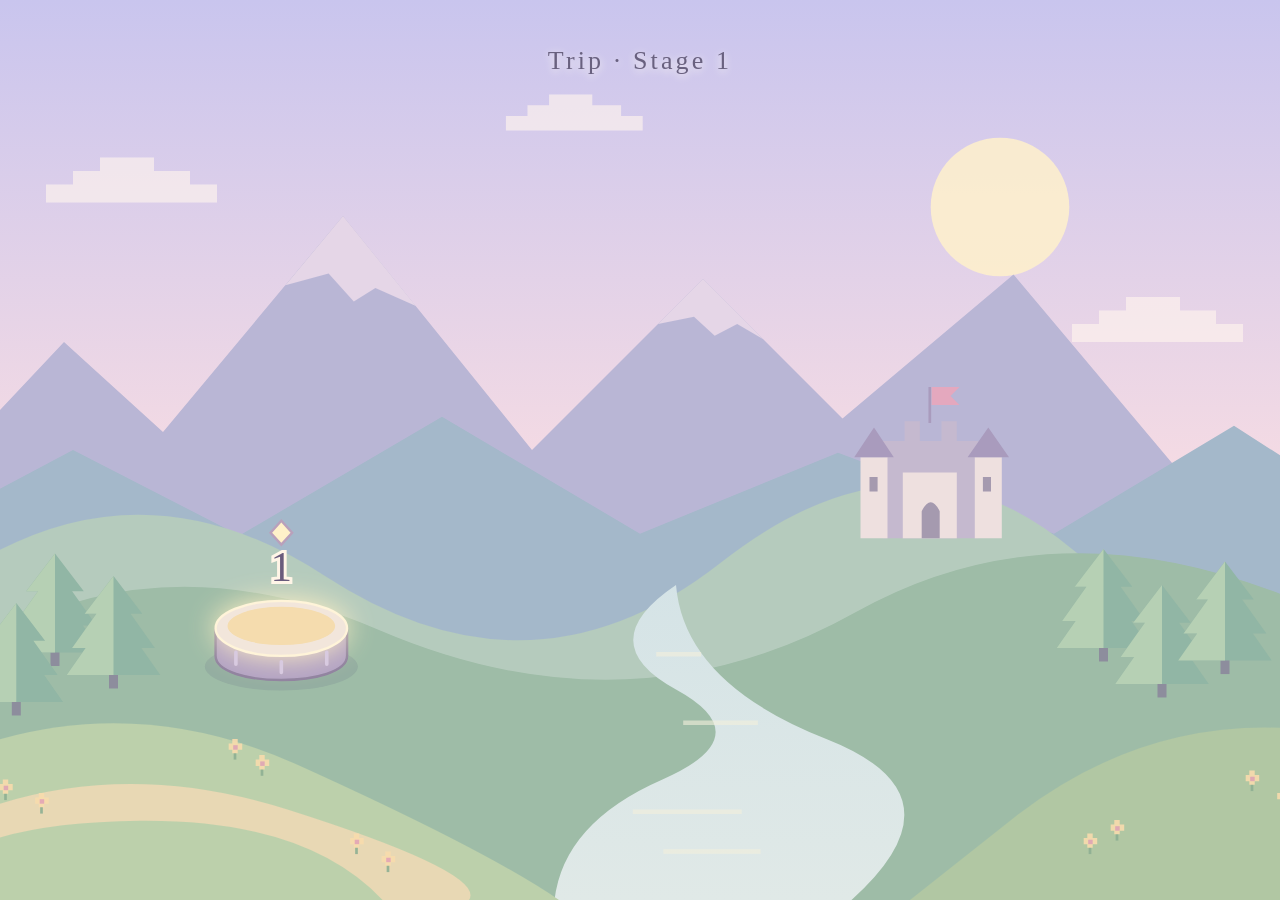
<file: 1/index.html>
<!doctype html>
<html lang="en">
  <head>
    <meta charset="utf-8">
    <meta name="viewport" content="width=device-width, initial-scale=1">
    <title>Trip — Stage 1</title>
    <link rel="stylesheet" href="../pages.css">
  </head>
  <body>
    <main class="trip-map">
      <h1 class="stage-label">Trip · Stage 1</h1>
      <svg class="journey" viewBox="0 0 900 650" role="img" aria-labelledby="journey-title">
        <title id="journey-title">Trip stage 1: 1 pedestal</title>

        <g class="stop current" transform="translate(150 470)">
          <ellipse class="ground-shadow" cy="24" rx="64" ry="20"/>
          <path class="pedestal-side" d="M-55-8v23c0 27 110 27 110 0V-8Z"/>
          <ellipse class="pedestal-rim" cy="-8" rx="55" ry="23"/>
          <ellipse class="pedestal-top" cy="-10" rx="45" ry="16"/>
          <path class="pedestal-detail" d="M-38 12v10m76-10v10M0 20v9"/>
          <text y="-48">1</text>
          <path class="marker" d="M-9-88 0-78 9-88 0-98Z"/>
        </g>
      </svg>
    </main>
    <script src="../journey.js"></script>
  </body>
</html>
</file>
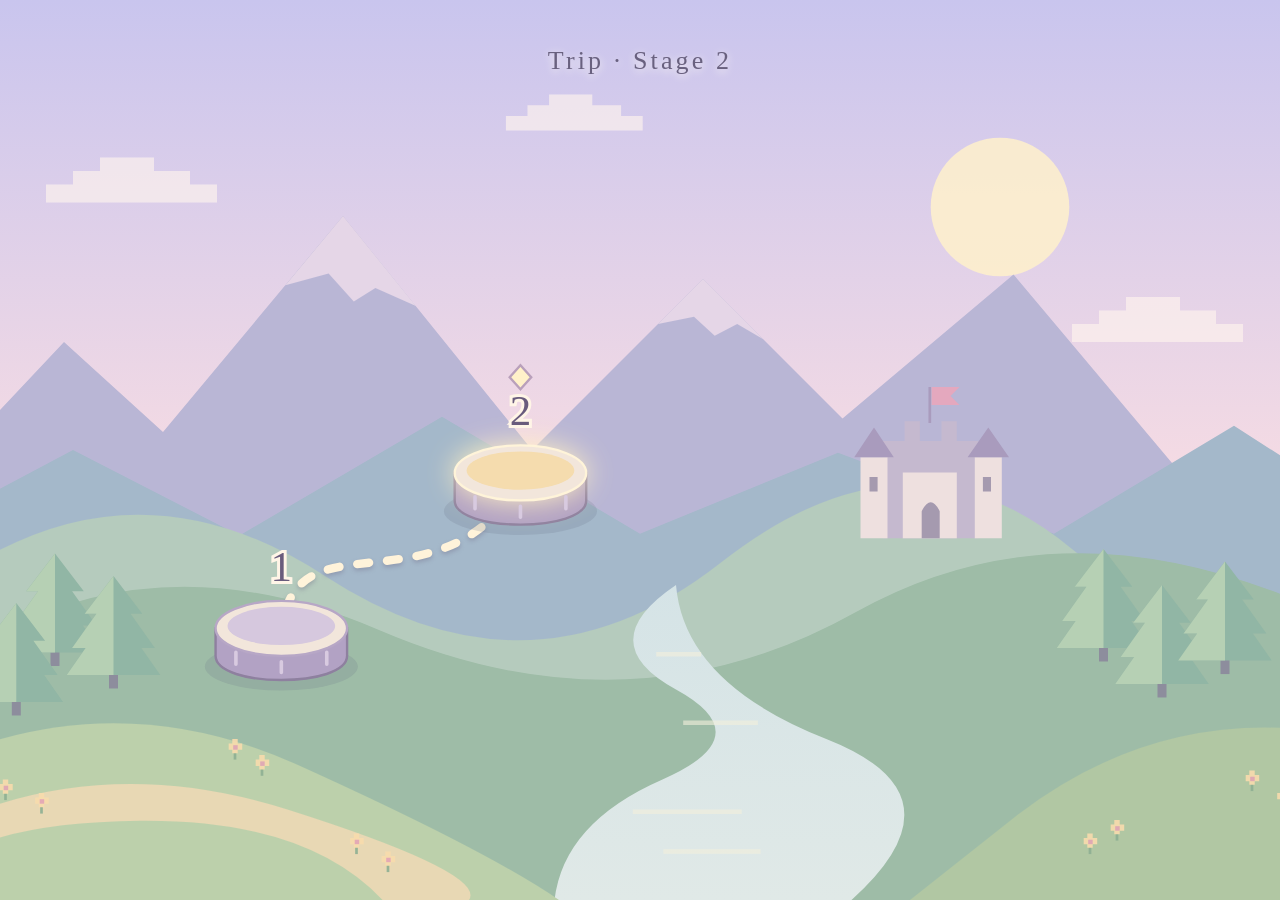
<file: 2/index.html>
<!doctype html>
<html lang="en">
  <head>
    <meta charset="utf-8">
    <meta name="viewport" content="width=device-width, initial-scale=1">
    <title>Trip — Stage 2</title>
    <link rel="stylesheet" href="../pages.css">
  </head>
  <body>
    <main class="trip-map">
      <h1 class="stage-label">Trip · Stage 2</h1>
      <svg class="journey" viewBox="0 0 900 650" role="img" aria-labelledby="journey-title">
        <title id="journey-title">Trip stage 2: 2 pedestals connected by a dashed path</title>
        <path class="route" d="M150 470 C155 360 280 455 350 340"/>
        <g class="stop" transform="translate(150 470)">
          <ellipse class="ground-shadow" cy="24" rx="64" ry="20"/>
          <path class="pedestal-side" d="M-55-8v23c0 27 110 27 110 0V-8Z"/>
          <ellipse class="pedestal-rim" cy="-8" rx="55" ry="23"/>
          <ellipse class="pedestal-top" cy="-10" rx="45" ry="16"/>
          <path class="pedestal-detail" d="M-38 12v10m76-10v10M0 20v9"/>
          <text y="-48">1</text>

        </g>
        <g class="stop current" transform="translate(350 340)">
          <ellipse class="ground-shadow" cy="24" rx="64" ry="20"/>
          <path class="pedestal-side" d="M-55-8v23c0 27 110 27 110 0V-8Z"/>
          <ellipse class="pedestal-rim" cy="-8" rx="55" ry="23"/>
          <ellipse class="pedestal-top" cy="-10" rx="45" ry="16"/>
          <path class="pedestal-detail" d="M-38 12v10m76-10v10M0 20v9"/>
          <text y="-48">2</text>
          <path class="marker" d="M-9-88 0-78 9-88 0-98Z"/>
        </g>
      </svg>
    </main>
    <script src="../journey.js"></script>
  </body>
</html>
</file>
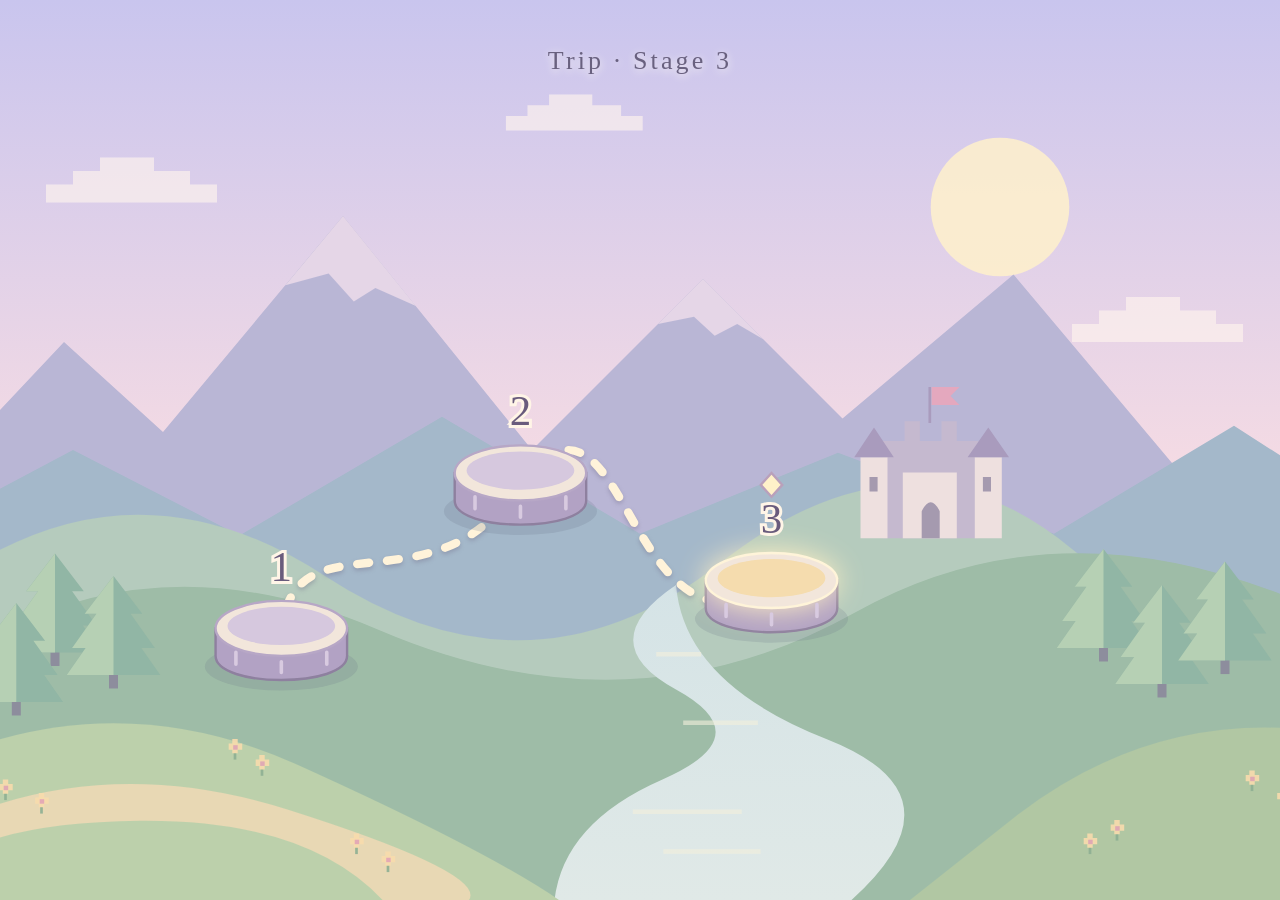
<file: 3/index.html>
<!doctype html>
<html lang="en">
  <head>
    <meta charset="utf-8">
    <meta name="viewport" content="width=device-width, initial-scale=1">
    <title>Trip — Stage 3</title>
    <link rel="stylesheet" href="../pages.css">
  </head>
  <body>
    <main class="trip-map">
      <h1 class="stage-label">Trip · Stage 3</h1>
      <svg class="journey" viewBox="0 0 900 650" role="img" aria-labelledby="journey-title">
        <title id="journey-title">Trip stage 3: 3 pedestals connected by a dashed path</title>
        <path class="route" d="M150 470 C155 360 280 455 350 340"/>
        <path class="route" d="M350 340 C440 230 435 495 560 430"/>
        <g class="stop" transform="translate(150 470)">
          <ellipse class="ground-shadow" cy="24" rx="64" ry="20"/>
          <path class="pedestal-side" d="M-55-8v23c0 27 110 27 110 0V-8Z"/>
          <ellipse class="pedestal-rim" cy="-8" rx="55" ry="23"/>
          <ellipse class="pedestal-top" cy="-10" rx="45" ry="16"/>
          <path class="pedestal-detail" d="M-38 12v10m76-10v10M0 20v9"/>
          <text y="-48">1</text>

        </g>
        <g class="stop" transform="translate(350 340)">
          <ellipse class="ground-shadow" cy="24" rx="64" ry="20"/>
          <path class="pedestal-side" d="M-55-8v23c0 27 110 27 110 0V-8Z"/>
          <ellipse class="pedestal-rim" cy="-8" rx="55" ry="23"/>
          <ellipse class="pedestal-top" cy="-10" rx="45" ry="16"/>
          <path class="pedestal-detail" d="M-38 12v10m76-10v10M0 20v9"/>
          <text y="-48">2</text>

        </g>
        <g class="stop current" transform="translate(560 430)">
          <ellipse class="ground-shadow" cy="24" rx="64" ry="20"/>
          <path class="pedestal-side" d="M-55-8v23c0 27 110 27 110 0V-8Z"/>
          <ellipse class="pedestal-rim" cy="-8" rx="55" ry="23"/>
          <ellipse class="pedestal-top" cy="-10" rx="45" ry="16"/>
          <path class="pedestal-detail" d="M-38 12v10m76-10v10M0 20v9"/>
          <text y="-48">3</text>
          <path class="marker" d="M-9-88 0-78 9-88 0-98Z"/>
        </g>
      </svg>
    </main>
    <script src="../journey.js"></script>
  </body>
</html>
</file>
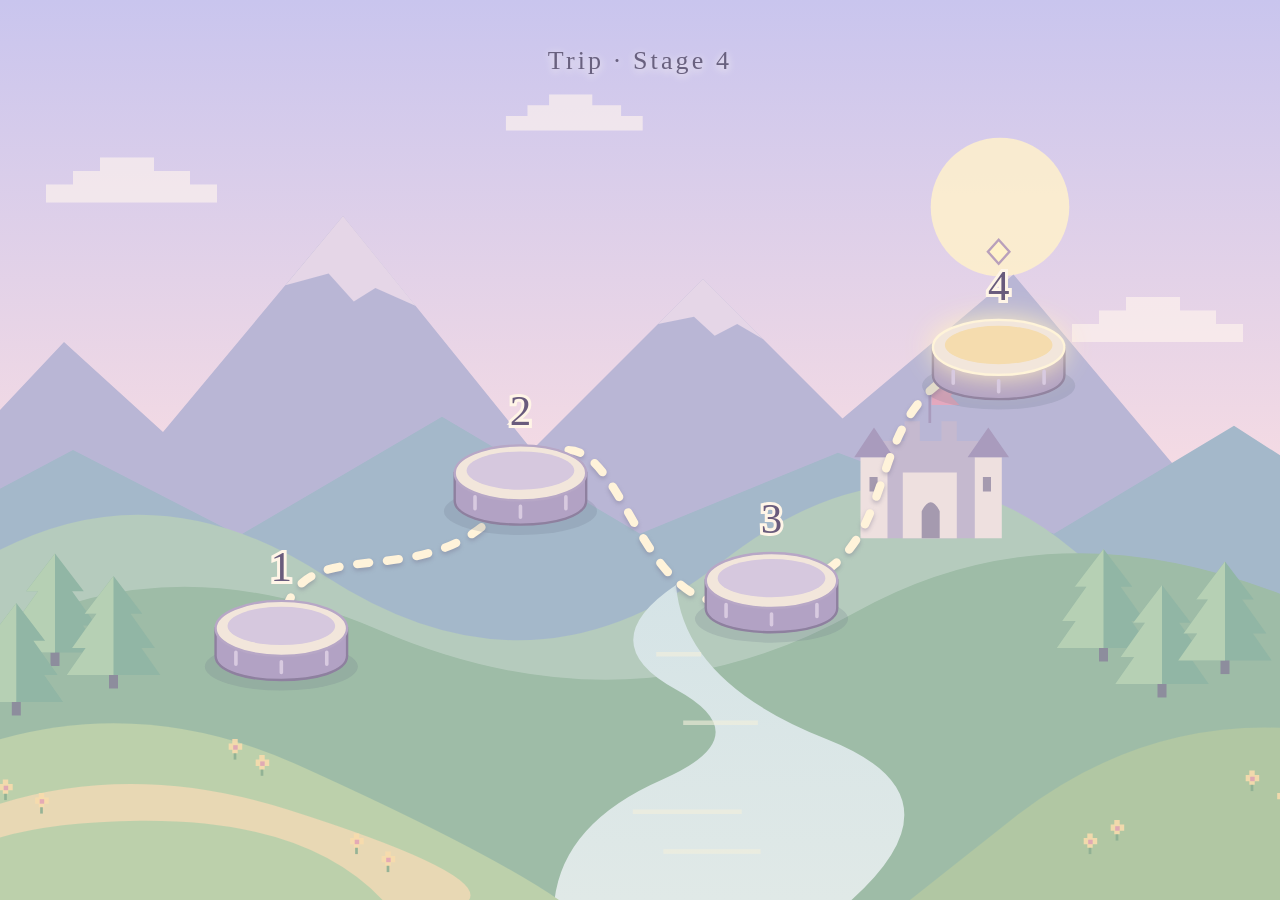
<file: 4/index.html>
<!doctype html>
<html lang="en">
  <head>
    <meta charset="utf-8">
    <meta name="viewport" content="width=device-width, initial-scale=1">
    <title>Trip — Stage 4</title>
    <link rel="stylesheet" href="../pages.css">
  </head>
  <body>
    <main class="trip-map">
      <h1 class="stage-label">Trip · Stage 4</h1>
      <svg class="journey" viewBox="0 0 900 650" role="img" aria-labelledby="journey-title">
        <title id="journey-title">Trip stage 4: 4 pedestals connected by a dashed path</title>
        <path class="route" d="M150 470 C155 360 280 455 350 340"/>
        <path class="route" d="M350 340 C440 230 435 495 560 430"/>
        <path class="route" d="M560 430 C690 410 615 265 750 235"/>
        <g class="stop" transform="translate(150 470)">
          <ellipse class="ground-shadow" cy="24" rx="64" ry="20"/>
          <path class="pedestal-side" d="M-55-8v23c0 27 110 27 110 0V-8Z"/>
          <ellipse class="pedestal-rim" cy="-8" rx="55" ry="23"/>
          <ellipse class="pedestal-top" cy="-10" rx="45" ry="16"/>
          <path class="pedestal-detail" d="M-38 12v10m76-10v10M0 20v9"/>
          <text y="-48">1</text>

        </g>
        <g class="stop" transform="translate(350 340)">
          <ellipse class="ground-shadow" cy="24" rx="64" ry="20"/>
          <path class="pedestal-side" d="M-55-8v23c0 27 110 27 110 0V-8Z"/>
          <ellipse class="pedestal-rim" cy="-8" rx="55" ry="23"/>
          <ellipse class="pedestal-top" cy="-10" rx="45" ry="16"/>
          <path class="pedestal-detail" d="M-38 12v10m76-10v10M0 20v9"/>
          <text y="-48">2</text>

        </g>
        <g class="stop" transform="translate(560 430)">
          <ellipse class="ground-shadow" cy="24" rx="64" ry="20"/>
          <path class="pedestal-side" d="M-55-8v23c0 27 110 27 110 0V-8Z"/>
          <ellipse class="pedestal-rim" cy="-8" rx="55" ry="23"/>
          <ellipse class="pedestal-top" cy="-10" rx="45" ry="16"/>
          <path class="pedestal-detail" d="M-38 12v10m76-10v10M0 20v9"/>
          <text y="-48">3</text>

        </g>
        <g class="stop current" transform="translate(750 235)">
          <ellipse class="ground-shadow" cy="24" rx="64" ry="20"/>
          <path class="pedestal-side" d="M-55-8v23c0 27 110 27 110 0V-8Z"/>
          <ellipse class="pedestal-rim" cy="-8" rx="55" ry="23"/>
          <ellipse class="pedestal-top" cy="-10" rx="45" ry="16"/>
          <path class="pedestal-detail" d="M-38 12v10m76-10v10M0 20v9"/>
          <text y="-48">4</text>
          <path class="marker" d="M-9-88 0-78 9-88 0-98Z"/>
        </g>
      </svg>
    </main>
    <script src="../journey.js"></script>
  </body>
</html>
</file>
<file: pages.css>
:root {
  color-scheme: light;
  font-family: Georgia, "Times New Roman", serif;
  color: #69617f;
  background: #d3cce9;
}

* {
  box-sizing: border-box;
}

body {
  min-height: 100vh;
  min-height: 100svh;
  margin: 0;
  display: grid;
  place-items: center;
  background: url("landscape.svg") center center / cover no-repeat;
}

.trip-map {
  width: min(100%, 1100px);
  padding: 24px 12px;
}

.stage-label {
  margin: 0;
  text-align: center;
  font-size: clamp(18px, 3vw, 26px);
  font-weight: normal;
  letter-spacing: .12em;
  text-shadow: 0 2px 8px #fffaf2;
}

.journey {
  display: block;
  width: 100%;
  height: auto;
  overflow: visible;
}

.route {
  fill: none;
  stroke: #fff3da;
  stroke-width: 7;
  stroke-dasharray: 10 15;
  stroke-linecap: round;
  filter: drop-shadow(0 2px 2px #746d8a66);
}

.ground-shadow {
  fill: #6a748533;
}

.route-dash {
  animation: reveal-dash 1ms steps(1, end) both;
}

@keyframes reveal-dash {
  from { opacity: 0; }
  to { opacity: 1; }
}

@media (prefers-reduced-motion: reduce) {
  .route-dash {
    animation: none;
  }
}

.pedestal-side {
  fill: #b2a2c4;
  stroke: #8e809f;
  stroke-width: 2;
}

.pedestal-rim {
  fill: #f2e6db;
  stroke: #b7a7c6;
  stroke-width: 2;
}

.pedestal-top {
  fill: #d6c8de;
}

.pedestal-detail {
  fill: none;
  stroke: #d8cae0;
  stroke-width: 3;
  stroke-linecap: round;
}

.stop text {
  fill: #695b7c;
  stroke: #fff5e7;
  stroke-width: 5;
  paint-order: stroke;
  text-anchor: middle;
  font-size: 36px;
}

.current .pedestal-top {
  fill: #f5dcae;
}

.current .pedestal-rim {
  stroke: #fff4d9;
  filter: drop-shadow(0 0 12px #fff0c3);
}

.marker {
  fill: #fff1c9;
  stroke: #b9a0bb;
  stroke-width: 2;
}

@media (max-width: 600px) and (orientation: portrait) {
  body {
    background-position: 62% center;
  }

  .trip-map {
    width: 100%;
    padding: max(20px, env(safe-area-inset-top)) 12px
      max(16px, env(safe-area-inset-bottom));
  }

  .stage-label {
    font-size: 20px;
  }

  .journey {
    width: 100%;
    height: max(500px, calc(100svh - 80px));
    max-height: 850px;
    margin-inline: auto;
  }
}
</file>
